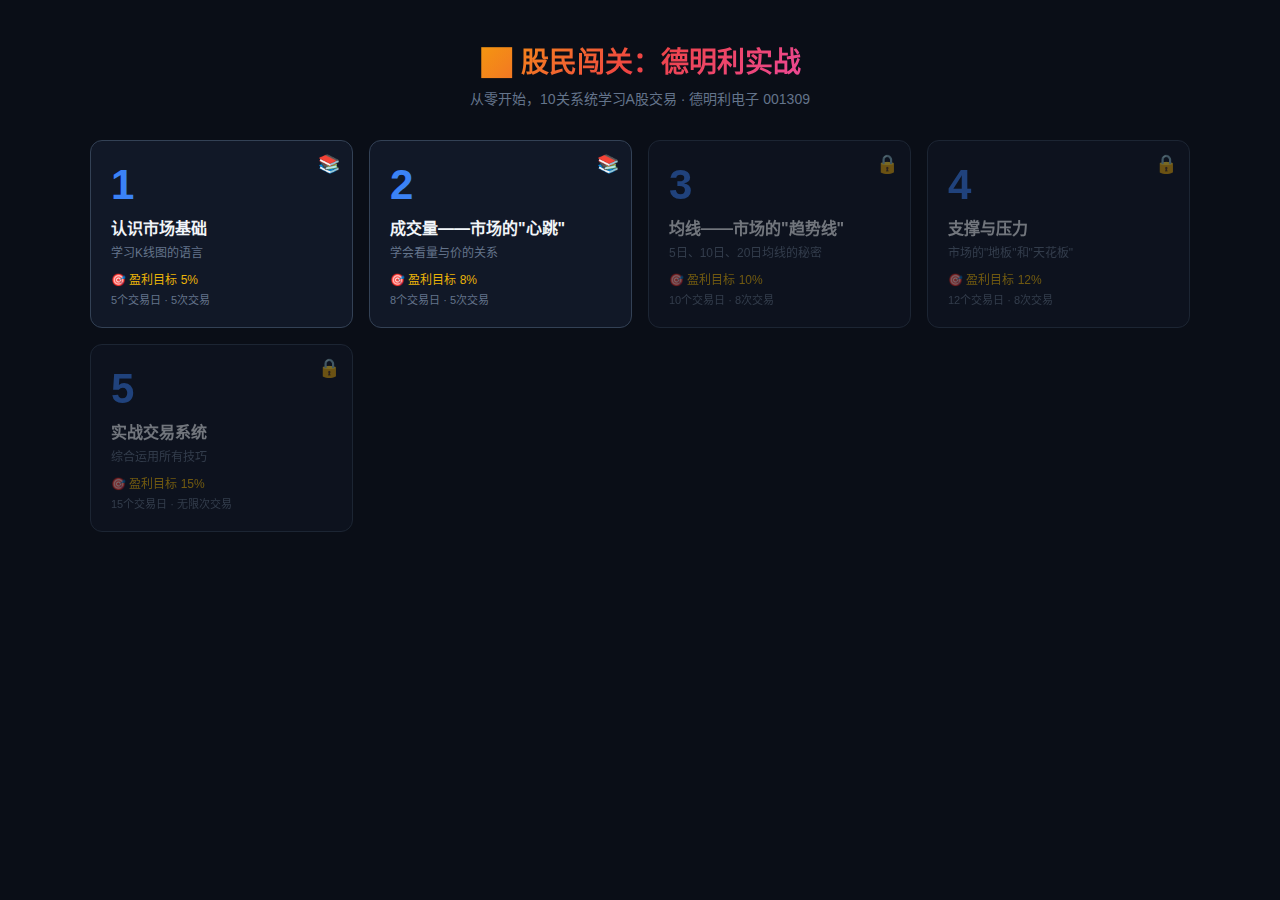
<file: index.html>
<!DOCTYPE html>
<html lang="zh-CN">

<head>
  <meta charset="UTF-8">
  <meta name="viewport" content="width=device-width, initial-scale=1.0">
  <title>股民闯关：德明利实战</title>
  <meta name="description" content="10关教学式A股模拟交易游戏，从K线到完整交易系统">
  <link rel="stylesheet" href="index.css">
</head>

<body>

  <!-- ===== SCREEN: Level Select ===== -->
  <div id="screen-menu" class="screen-menu">
    <div class="menu-header">
      <div class="menu-title">📈 股民闯关：德明利实战</div>
      <div class="menu-subtitle">从零开始，10关系统学习A股交易 · 德明利电子 001309</div>
    </div>
    <div class="level-grid" id="level-grid"></div>

    <!-- Capital Selection Modal -->
    <div id="capital-modal" class="capital-modal hidden">
      <div class="capital-overlay" id="capital-overlay"></div>
      <div class="capital-card">
        <div class="capital-title">💰 选择初始资金</div>
        <div class="capital-subtitle" id="capital-level-name">第1关：认识市场基础</div>
        <div class="capital-grid" id="capital-grid"></div>
        <div class="capital-actions">
          <button class="btn-nav" id="btn-capital-cancel">取消</button>
          <button class="btn-nav primary" id="btn-capital-confirm">开始闯关 🚀</button>
        </div>
      </div>
    </div>
  </div>

  <!-- ===== SCREEN: Game ===== -->
  <div id="screen-game" class="screen-game hidden">
    <!-- Header -->
    <header class="game-header">
      <div class="hdr-left">
        <button class="btn-back" id="btn-back-menu">◀ 返回</button>
        <span class="hdr-level" id="level-info-title">第1关</span>
        <span class="hdr-target" id="level-target-text">目标盈利 5%</span>
        <span class="hdr-trades" id="trade-limit-text">交易 0/5</span>
      </div>
      <div class="hdr-right">
        <div class="hdr-stat"><span class="lbl">总资产</span><span class="val" id="total-assets">¥100,000</span></div>
        <div class="hdr-stat"><span class="lbl">收益率</span><span class="val" id="profit-rate">+0.00%</span></div>
        <div class="hdr-stat"><span class="lbl">可用资金</span><span class="val" id="available-cash">¥100,000</span></div>
      </div>
    </header>

    <!-- Main -->
    <div class="game-main">
      <!-- Left Panel -->
      <div class="left-panel">
        <!-- Price Display -->
        <div class="price-display">
          <div class="stock-name">德明利 001309</div>
          <div id="current-price" class="current-price">¥250.00</div>
          <div class="price-meta">
            <span>涨跌 <b id="price-change">0.00%</b></span>
            <span>量 <b id="day-volume">0万</b></span>
            <span>量比 <b id="volume-ratio">1.0x</b></span>
          </div>
        </div>
        <div id="pattern-desc" class="pattern-desc">点击「下一天」开始</div>

        <!-- Trade Controls -->
        <div class="trade-section">
          <div class="trade-row"><label>数量</label><input type="number" id="trade-shares" value="100" step="100"
              min="100"></div>
          <div class="qty-btns">
            <button class="qty-btn" data-qty="100">1手</button>
            <button class="qty-btn" data-qty="500">5手</button>
            <button class="qty-btn" data-qty="1000">10手</button>
          </div>
          <div class="trade-btns">
            <button class="btn btn-buy" id="btn-buy">买入</button>
            <button class="btn btn-sell" id="btn-sell">卖出</button>
            <button class="btn btn-ghost" id="btn-buy-max">全仓买</button>
            <button class="btn btn-ghost" id="btn-sell-all">清仓卖</button>
          </div>
          <div id="trade-message" class="trade-msg"></div>
        </div>

        <!-- Position -->
        <div class="position-section">
          <div class="pos-row"><span class="lbl">持仓</span><span class="val" id="pos-shares">0 股</span></div>
          <div class="pos-row"><span class="lbl">成本</span><span class="val" id="pos-cost">--</span></div>
          <div class="pos-row"><span class="lbl">浮动盈亏</span><span class="val" id="pos-pnl">--</span></div>
        </div>

        <!-- Signals & Tips -->
        <div class="scroll-section">
          <div class="section-title">📡 量价信号</div>
          <div id="signal-list">
            <div class="empty-hint">完成教学后开始交易</div>
          </div>
          <div class="section-title">💡 本关要点</div>
          <div id="tips-list"></div>
        </div>
      </div>

      <!-- Right Panel: Chart + Feedback -->
      <div class="right-panel">
        <div class="chart-area">
          <canvas id="kline-chart"></canvas>
          <canvas id="vol-chart"></canvas>
          <canvas id="macd-chart"></canvas>
        </div>
        <div class="info-panel">
          <div class="feedback-section">
            <div class="section-title">🎯 操作评价</div>
            <div id="feedback-list"></div>
          </div>
          <div class="tips-section">
            <div class="section-title">📊 目标进度</div>
            <div style="padding:8px 12px">
              <div class="progress-section target-progress">
                <div class="progress-label"><span>收益进度</span></div>
                <div class="progress-track">
                  <div class="progress-fill" id="target-progress-bar" style="width:0%"></div>
                </div>
              </div>
            </div>
          </div>
        </div>
      </div>
    </div>

    <!-- Footer -->
    <footer class="game-footer">
      <div class="footer-left">
        <div class="progress-section" style="min-width:180px">
          <div class="progress-label"><span id="day-counter">Day 0/5</span><span>交易日进度</span></div>
          <div class="progress-track">
            <div class="progress-fill" id="day-progress-bar" style="width:0%"></div>
          </div>
        </div>
      </div>
      <div class="footer-right">
        <button class="btn-nav" id="btn-prev-day">◀ 查看历史</button>
        <button class="btn-nav primary" id="btn-next-day">下一天 ▶</button>
      </div>
    </footer>
  </div>

  <!-- ===== SCREEN: Report ===== -->
  <div id="screen-report" class="screen-report hidden">
    <div id="report-content"></div>
    <div class="report-actions">
      <button class="btn-nav"
        onclick="document.getElementById('screen-report').classList.add('hidden');document.getElementById('screen-menu').classList.remove('hidden')">返回关卡</button>
      <button class="btn-nav primary" id="btn-report-next">下一关 ▶</button>
    </div>
  </div>

  <!-- ===== Teaching Modal ===== -->
  <div id="teaching-modal" class="hidden"></div>

  <script src="levels.js"></script>
  <script src="signals.js"></script>
  <script src="trading.js"></script>
  <script src="feedback.js"></script>
  <script src="chart.js"></script>
  <script src="teaching.js"></script>
  <script src="app.js"></script>
</body>

</html>
</file>
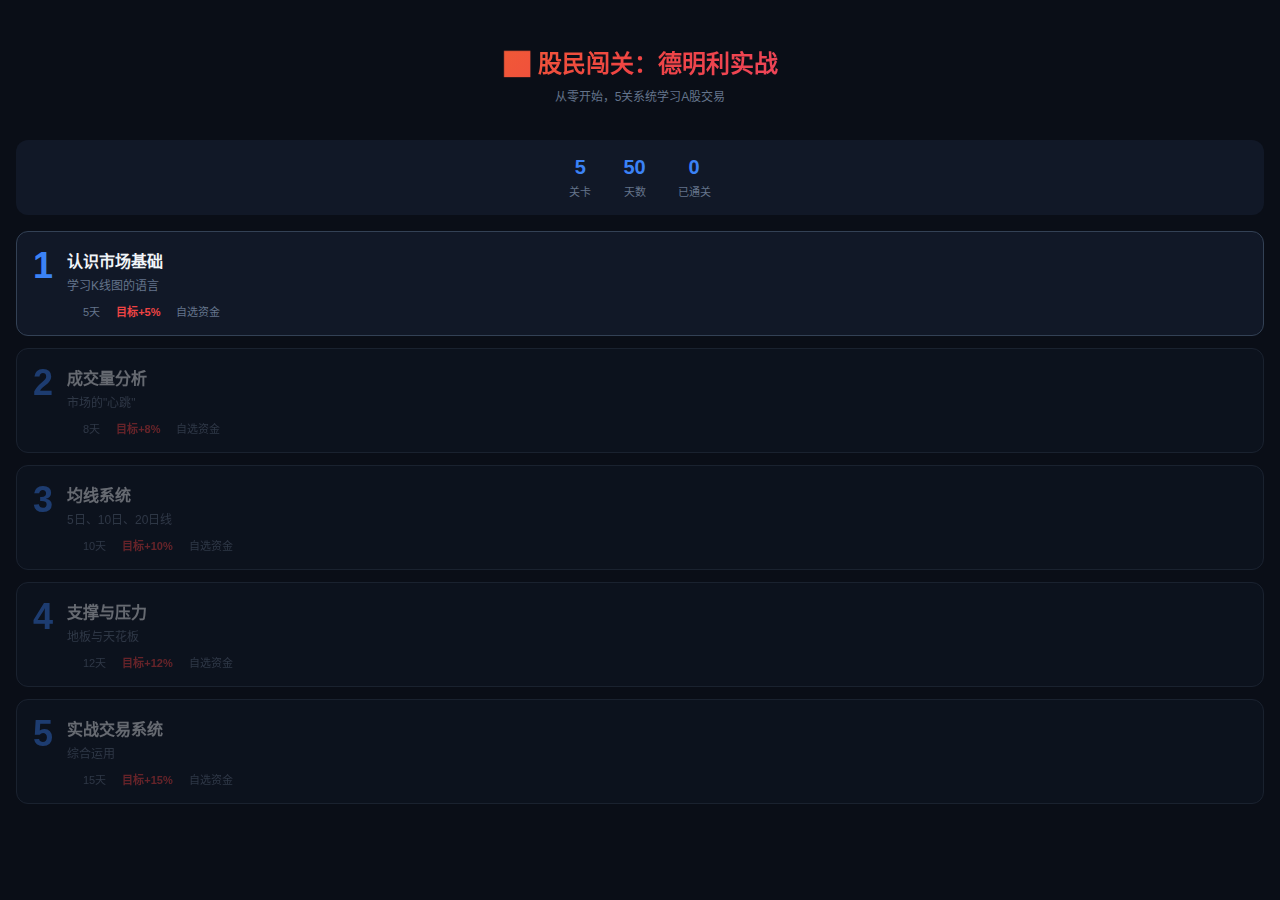
<file: mobile-game.html>
<!DOCTYPE html>
<html lang="zh-CN">
<head>
  <meta charset="UTF-8">
  <meta name="viewport" content="width=device-width, initial-scale=1.0, maximum-scale=1.0, user-scalable=no">
  <meta name="apple-mobile-web-app-capable" content="yes">
  <meta name="theme-color" content="#0a0e17">
  <title>股民闯关：德明利实战</title>
  <style>
    * { margin: 0; padding: 0; box-sizing: border-box; -webkit-tap-highlight-color: transparent; }
    
    :root {
      --bg-1: #0a0e17;
      --bg-2: #111827;
      --bg-3: #1e293b;
      --bg-4: #334155;
      --text-1: #f1f5f9;
      --text-2: #94a3b8;
      --text-3: #64748b;
      --up: #ef4444;
      --down: #22c55e;
      --accent: #3b82f6;
      --gold: #eab308;
    }
    
    html, body {
      font-family: 'PingFang SC', 'Microsoft YaHei', sans-serif;
      background: var(--bg-1);
      color: var(--text-1);
      font-size: 14px;
      min-height: 100vh;
      touch-action: manipulation;
    }
    
    .safe-top { padding-top: env(safe-area-inset-top, 12px); }
    .safe-bottom { padding-bottom: env(safe-area-inset-bottom, 12px); }
    
    .screen { display: none; min-height: 100vh; }
    .screen.active { display: flex; flex-direction: column; }
    
    /* ===== 主菜单 ===== */
    .menu-screen { background: var(--bg-1); padding: 20px 16px; }
    .menu-header { text-align: center; padding: 24px 0 20px; }
    .menu-title {
      font-size: 24px; font-weight: 800;
      background: linear-gradient(135deg, #f59e0b, #ef4444, #ec4899);
      -webkit-background-clip: text; -webkit-text-fill-color: transparent;
      margin-bottom: 8px;
    }
    .menu-subtitle { color: var(--text-3); font-size: 12px; }
    .stats-bar { display: flex; justify-content: center; gap: 32px; padding: 16px; margin: 16px 0; background: var(--bg-2); border-radius: 12px; }
    .stat-item { text-align: center; }
    .stat-value { font-size: 20px; font-weight: 700; color: var(--accent); }
    .stat-label { font-size: 11px; color: var(--text-3); margin-top: 4px; }
    .level-grid { display: flex; flex-direction: column; gap: 12px; }
    .level-card { background: var(--bg-2); border: 1px solid var(--bg-4); border-radius: 12px; padding: 16px; cursor: pointer; transition: all .2s; }
    .level-card:active { border-color: var(--accent); transform: scale(0.98); }
    .level-card.locked { opacity: 0.4; pointer-events: none; }
    .level-card.completed { border-color: var(--gold); }
    .level-header { display: flex; align-items: flex-start; gap: 14px; margin-bottom: 10px; }
    .level-num { font-size: 36px; font-weight: 900; color: var(--accent); line-height: 1; }
    .level-info h3 { font-size: 16px; font-weight: 700; margin-bottom: 4px; }
    .level-info p { font-size: 12px; color: var(--text-3); }
    .level-meta { display: flex; gap: 16px; font-size: 11px; color: var(--text-3); padding-left: 50px; }
    .level-target { color: var(--up); font-weight: 600; }
    
    /* ===== 游戏界面 ===== */
    .game-screen { background: var(--bg-1); }
    .game-header { display: flex; justify-content: space-between; align-items: center; padding: 10px 16px; background: var(--bg-2); border-bottom: 1px solid var(--bg-4); }
    .back-btn { background: none; border: 1px solid var(--bg-4); color: var(--text-2); border-radius: 6px; padding: 6px 12px; font-size: 12px; cursor: pointer; }
    .level-badge { font-weight: 700; color: var(--accent); font-size: 14px; }
    .assets-display { text-align: right; }
    .total-assets { font-size: 16px; font-weight: 600; }
    .profit-rate { font-size: 12px; }
    .profit-rate.up { color: var(--up); }
    .profit-rate.down { color: var(--down); }
    
    /* 价格显示 */
    .price-section { background: var(--bg-2); padding: 16px; text-align: center; border-bottom: 1px solid var(--bg-4); }
    .stock-name { font-size: 13px; color: var(--text-2); margin-bottom: 6px; }
    .current-price { font-size: 32px; font-weight: 800; margin-bottom: 6px; }
    .current-price.up { color: var(--up); }
    .current-price.down { color: var(--down); }
    .price-meta { display: flex; justify-content: center; gap: 16px; font-size: 12px; color: var(--text-3); }
    .price-meta b.up { color: var(--up); }
    .price-meta b.down { color: var(--down); }
    
    /* 图表区域 - 包含K线+成交量+MACD */
    .chart-area { background: var(--bg-1); padding: 8px; }
    .chart-row { position: relative; }
    .chart-canvas { width: 100%; display: block; }
    #kline-chart { height: 160px; background: #0c1018; border-radius: 6px; }
    #vol-chart { height: 50px; background: #0c1018; }
    #macd-chart { height: 50px; background: #0c1018; border-radius: 0 0 6px 6px; }
    
    /* 信号区 */
    .signal-section { background: var(--bg-2); padding: 10px 16px; border-bottom: 1px solid var(--bg-4); }
    .section-title { font-size: 12px; font-weight: 600; color: var(--text-2); margin-bottom: 8px; }
    .signal-list { display: flex; flex-direction: column; gap: 6px; }
    .signal-item { background: var(--bg-3); border-radius: 6px; padding: 8px 10px; font-size: 12px; border-left: 3px solid var(--text-3); }
    .signal-item.buy { border-color: var(--up); background: rgba(239,68,68,0.1); }
    .signal-item.sell { border-color: var(--down); background: rgba(34,197,94,0.1); }
    .signal-item.warn { border-color: var(--gold); background: rgba(234,179,8,0.1); }
    
    /* 持仓 */
    .position-section { background: var(--bg-2); padding: 12px 16px; display: grid; grid-template-columns: repeat(3, 1fr); gap: 10px; border-bottom: 1px solid var(--bg-4); }
    .pos-item { text-align: center; }
    .pos-label { font-size: 10px; color: var(--text-3); margin-bottom: 3px; }
    .pos-value { font-size: 13px; font-weight: 600; }
    
    /* 交易区 */
    .trade-section { background: var(--bg-2); padding: 14px 16px; border-top: 1px solid var(--bg-4); }
    .trade-input-row { display: flex; gap: 8px; margin-bottom: 10px; }
    .trade-input { flex: 1; background: var(--bg-3); border: 1px solid var(--bg-4); border-radius: 8px; padding: 10px; color: var(--text-1); font-size: 16px; text-align: center; }
    .qty-btns { display: flex; gap: 6px; }
    .qty-btn { background: var(--bg-3); border: 1px solid var(--bg-4); border-radius: 6px; padding: 10px 10px; color: var(--text-1); font-size: 12px; cursor: pointer; }
    .qty-btn:active { background: var(--bg-4); }
    .trade-btns { display: grid; grid-template-columns: 1fr 1fr; gap: 10px; }
    .btn-buy { background: var(--up); border: none; border-radius: 8px; padding: 14px; color: #fff; font-size: 16px; font-weight: 600; cursor: pointer; }
    .btn-sell { background: var(--down); border: none; border-radius: 8px; padding: 14px; color: #fff; font-size: 16px; font-weight: 600; cursor: pointer; }
    .btn-buy:active, .btn-sell:active { opacity: 0.85; }
    .quick-btns { display: grid; grid-template-columns: 1fr 1fr; gap: 8px; margin-top: 8px; }
    .btn-quick { background: var(--bg-3); border: 1px solid var(--bg-4); border-radius: 6px; padding: 10px; color: var(--text-2); font-size: 12px; cursor: pointer; }
    .btn-quick:active { background: var(--bg-4); color: var(--text-1); }
    
    /* 底部 */
    .game-footer { background: var(--bg-2); padding: 10px 16px; display: flex; justify-content: space-between; align-items: center; border-top: 1px solid var(--bg-4); }
    .day-progress { display: flex; flex-direction: column; gap: 4px; }
    .day-counter { font-size: 13px; color: var(--text-1); }
    .progress-bar { width: 90px; height: 4px; background: var(--bg-4); border-radius: 2px; overflow: hidden; }
    .progress-fill { height: 100%; background: var(--accent); border-radius: 2px; transition: width 0.3s; }
    .next-day-btn { background: var(--accent); border: none; border-radius: 20px; padding: 10px 22px; color: #fff; font-size: 14px; font-weight: 600; cursor: pointer; }
    .next-day-btn:active { opacity: 0.9; }
    
    /* Toast */
    .toast { position: fixed; top: 50%; left: 50%; transform: translate(-50%, -50%); background: var(--bg-2); border: 1px solid var(--bg-4); border-radius: 12px; padding: 14px 20px; text-align: center; z-index: 1000; animation: fadeIn 0.2s; }
    @keyframes fadeIn { from { opacity: 0; transform: translate(-50%, -50%) scale(0.9); } to { opacity: 1; transform: translate(-50%, -50%) scale(1); } }
    .toast.success { border-color: var(--down); }
    .toast.error { border-color: var(--up); }
    
    /* 弹窗 */
    .modal { position: fixed; top: 0; left: 0; right: 0; bottom: 0; background: rgba(0,0,0,0.7); display: none; align-items: center; justify-content: center; z-index: 100; padding: 20px; }
    .modal.show { display: flex; }
    .modal-content { background: var(--bg-2); border: 1px solid var(--bg-4); border-radius: 16px; padding: 24px; max-width: 400px; width: 100%; max-height: 80vh; overflow-y: auto; }
    .modal-title { font-size: 18px; font-weight: 700; margin-bottom: 16px; text-align: center; color: var(--accent); }
    .modal-body { font-size: 14px; line-height: 1.8; margin-bottom: 20px; color: var(--text-1); }
    .modal-body p { margin-bottom: 12px; }
    .modal-body ul { padding-left: 20px; margin-bottom: 12px; }
    .modal-body li { margin-bottom: 6px; }
    .modal-body .hl { color: var(--gold); font-weight: 600; }
    .modal-body b { color: var(--accent); }
    .teach-box { background: var(--bg-3); border-radius: 8px; padding: 12px; margin: 12px 0; }
    .btn-primary { background: var(--accent); border: none; border-radius: 8px; padding: 14px; width: 100%; color: #fff; font-size: 15px; font-weight: 600; cursor: pointer; }
    .btn-primary:active { opacity: 0.9; }
    
    /* 结算 */
    .report-screen { background: var(--bg-1); padding: 40px 20px; text-align: center; }
    .report-title { font-size: 24px; font-weight: 800; margin-bottom: 24px; }
    .report-card { background: var(--bg-2); border: 1px solid var(--bg-4); border-radius: 16px; padding: 24px; margin-bottom: 20px; }
    .grade-badge { width: 80px; height: 80px; border-radius: 50%; display: flex; align-items: center; justify-content: center; font-size: 36px; font-weight: 800; margin: 0 auto 20px; }
    .grade-S { background: linear-gradient(135deg, #ffd700, #ff8c00); color: #000; }
    .grade-A { background: linear-gradient(135deg, #22c55e, #16a34a); color: #fff; }
    .grade-B { background: linear-gradient(135deg, #3b82f6, #2563eb); color: #fff; }
    .grade-C { background: linear-gradient(135deg, #eab308, #ca8a04); color: #000; }
    .grade-D { background: linear-gradient(135deg, #ef4444, #dc2626); color: #fff; }
    .report-stats { display: grid; grid-template-columns: repeat(2, 1fr); gap: 16px; }
    .report-stats .stat-item { background: var(--bg-3); padding: 14px; border-radius: 8px; }
    .report-stats .stat-value { font-size: 20px; font-weight: 700; }
    .report-stats .stat-label { font-size: 11px; color: var(--text-3); margin-top: 4px; }
    .report-actions { display: flex; flex-direction: column; gap: 10px; margin-top: 20px; }
    .btn-secondary { background: var(--bg-3); border: 1px solid var(--bg-4); border-radius: 8px; padding: 14px; width: 100%; color: var(--text-1); font-size: 15px; font-weight: 600; cursor: pointer; }
    
    /* 资金选择弹窗 */
    .capital-modal { position: fixed; inset: 0; z-index: 200; display: none; align-items: center; justify-content: center; }
    .capital-modal.show { display: flex; }
    .capital-overlay { position: absolute; inset: 0; background: rgba(0,0,0,0.7); backdrop-filter: blur(4px); }
    .capital-card { position: relative; z-index: 1; background: var(--bg-2); border: 1px solid var(--bg-4); border-radius: 16px; padding: 24px; max-width: 380px; width: 90%; }
    .capital-title { font-size: 20px; font-weight: 800; text-align: center; margin-bottom: 4px; }
    .capital-subtitle { text-align: center; color: var(--text-3); font-size: 13px; margin-bottom: 20px; }
    .capital-grid { display: grid; grid-template-columns: repeat(5, 1fr); gap: 8px; margin-bottom: 20px; }
    .capital-option { background: var(--bg-3); border: 2px solid var(--bg-4); border-radius: 10px; padding: 10px 2px; text-align: center; cursor: pointer; transition: all .2s; }
    .capital-option:active { border-color: var(--accent); }
    .capital-option.selected { border-color: var(--gold); background: rgba(234,179,8,0.1); }
    .capital-amount { font-size: 16px; font-weight: 800; color: var(--text-1); }
    .capital-option.selected .capital-amount { color: var(--gold); }
    .capital-unit { font-size: 10px; color: var(--text-3); }
    .capital-actions { display: flex; gap: 10px; }
    .capital-actions .btn-primary { flex: 1; }
    .capital-actions .btn-secondary { flex: 1; }
  </style>
</head>
<body>
  <!-- 主菜单 -->
  <div id="menu-screen" class="screen menu-screen active">
    <div class="safe-top"></div>
    <div class="menu-header">
      <div class="menu-title">📈 股民闯关：德明利实战</div>
      <div class="menu-subtitle">从零开始，5关系统学习A股交易</div>
    </div>
    <div class="stats-bar">
      <div class="stat-item"><div class="stat-value">5</div><div class="stat-label">关卡</div></div>
      <div class="stat-item"><div class="stat-value">50</div><div class="stat-label">天数</div></div>
      <div class="stat-item"><div class="stat-value" id="completed-levels">0</div><div class="stat-label">已通关</div></div>
    </div>
    <div class="level-grid" id="level-grid"></div>
    <div class="safe-bottom"></div>
  </div>
  
  <!-- 游戏界面 -->
  <div id="game-screen" class="screen game-screen">
    <div class="safe-top"></div>
    <div class="game-header">
      <button class="back-btn" onclick="backToMenu()">◀ 返回</button>
      <span class="level-badge" id="level-badge">第1关</span>
      <div class="assets-display">
        <div class="total-assets" id="total-assets">¥100,000</div>
        <div class="profit-rate" id="profit-rate">+0.00%</div>
      </div>
    </div>
    
    <div class="price-section">
      <div class="stock-name">德明利 001309</div>
      <div class="current-price up" id="current-price">¥250.00</div>
      <div class="price-meta">
        <span>涨跌 <b id="price-change">+0.00%</b></span>
        <span>量 <b id="day-volume">0万</b></span>
        <span>量比 <b id="vol-ratio">1.0x</b></span>
      </div>
    </div>
    
    <!-- 图表区域：K线 + 成交量 + MACD -->
    <div class="chart-area">
      <div class="chart-row"><canvas id="kline-chart" class="chart-canvas"></canvas></div>
      <div class="chart-row"><canvas id="vol-chart" class="chart-canvas"></canvas></div>
      <div class="chart-row"><canvas id="macd-chart" class="chart-canvas"></canvas></div>
    </div>
    
    <div class="signal-section">
      <div class="section-title">📡 量价信号</div>
      <div class="signal-list" id="signal-list"><div class="signal-item">点击「下一天」开始</div></div>
    </div>
    
    <div class="position-section">
      <div class="pos-item"><div class="pos-label">持仓</div><div class="pos-value" id="pos-shares">0股</div></div>
      <div class="pos-item"><div class="pos-label">成本</div><div class="pos-value" id="pos-cost">--</div></div>
      <div class="pos-item"><div class="pos-label">浮动盈亏</div><div class="pos-value" id="pos-pnl">--</div></div>
    </div>
    
    <div class="trade-section">
      <div class="trade-input-row">
        <input type="number" class="trade-input" id="trade-shares" value="100" step="100" min="100">
        <div class="qty-btns">
          <button class="qty-btn" onclick="setQty(100)">1手</button>
          <button class="qty-btn" onclick="setQty(500)">5手</button>
          <button class="qty-btn" onclick="setQty(1000)">10手</button>
        </div>
      </div>
      <div class="trade-btns">
        <button class="btn-buy" onclick="buy()">买入</button>
        <button class="btn-sell" onclick="sell()">卖出</button>
      </div>
      <div class="quick-btns">
        <button class="btn-quick" onclick="buyMax()">全仓买</button>
        <button class="btn-quick" onclick="sellAll()">清仓卖</button>
      </div>
    </div>
    
    <div class="game-footer safe-bottom">
      <div class="day-progress">
        <div class="day-counter" id="day-counter">第0天/5天</div>
        <div class="progress-bar"><div class="progress-fill" id="progress-fill" style="width:0%"></div></div>
      </div>
      <button class="next-day-btn" onclick="nextDay()">下一天 ▶</button>
    </div>
  </div>
  
  <!-- 教学弹窗 -->
  <div id="teaching-modal" class="modal">
    <div class="modal-content">
      <div class="modal-title" id="modal-title">📚 教学</div>
      <div class="modal-body" id="modal-body"></div>
      <button class="btn-primary" id="teaching-btn" onclick="closeModal()">我知道了</button>
    </div>
  </div>
  
  <!-- 资金选择弹窗 -->
  <div id="capital-modal" class="capital-modal">
    <div class="capital-overlay" onclick="hideCapitalModal()"></div>
    <div class="capital-card">
      <div class="capital-title">💰 选择初始资金</div>
      <div class="capital-subtitle" id="capital-level-name">第1关：认识市场基础</div>
      <div class="capital-grid" id="capital-grid"></div>
      <div class="capital-actions">
        <button class="btn-secondary" onclick="hideCapitalModal()">取消</button>
        <button class="btn-primary" onclick="confirmCapital()">开始闯关 🚀</button>
      </div>
    </div>
  </div>
  
  <!-- 结算界面 -->
  <div id="report-screen" class="screen report-screen">
    <div class="safe-top"></div>
    <div class="report-title" id="report-title">🎉 恭喜通关</div>
    <div class="report-card">
      <div class="grade-badge" id="grade-badge">A</div>
      <div class="report-stats">
        <div class="stat-item"><div class="stat-value" id="report-profit">+5.2%</div><div class="stat-label">收益率</div></div>
        <div class="stat-item"><div class="stat-value" id="report-trades">3</div><div class="stat-label">交易次数</div></div>
        <div class="stat-item"><div class="stat-value" id="report-win">66%</div><div class="stat-label">胜率</div></div>
        <div class="stat-item"><div class="stat-value" id="report-score">85</div><div class="stat-label">综合评分</div></div>
      </div>
    </div>
    <div class="report-actions">
      <button class="btn-primary" onclick="nextLevel()">下一关 ▶</button>
      <button class="btn-secondary" onclick="backToMenu()">返回菜单</button>
    </div>
    <div class="safe-bottom"></div>
  </div>
  
  <script>
    // ===== 游戏状态 =====
    let currentLevel = 0, dayIndex = 0, cash = 100000, initialCash = 100000;
    let shares = 0, avgCost = 0, tradeCount = 0, winCount = 0;
    let priceHistory = [], indicators = {};
    let unlockedLevels = [true, false, false, false, false];
    let selectedCapital = 100000;  // 默认10万
    let pendingLevelIndex = null;  // 待开始的关卡索引
    
    // Canvas contexts
    let klineCtx, volCtx, macdCtx;
    let klineW, klineH, volW, volH, macdW, macdH;
    
    const LEVELS = [
      { 
        id: 1, title: '认识市场基础', subtitle: '学习K线图的语言', days: 5, profit: 0.05, price: 250, features: [],
        lessons: [
          { title: '📚 股票是什么？', content: '<p>买股票就是成为公司的<b>"股东"</b></p><p>德明利(001309)是<span class="hl">存储芯片</span>龙头企业</p><div class="teach-box"><p>✅ <b>重点：</b></p><ul><li>股价 = 市场对公司价值的看法</li><li>目标：低买高卖</li></ul></div>' },
          { title: '📊 K线图基础', content: '<p><b>红色阳线</b> = 收盘 > 开盘 = 上涨</p><p><b>绿色阴线</b> = 收盘 < 开盘 = 下跌</p><div class="teach-box"><p>📈 <b>实体</b>：开盘到收盘的波动</p><p>📍 <b>影线</b>：盘中波动范围</p></div>' }
        ],
        quiz: [
          { question: '德明利今天开盘250元，收盘255元，这根K线是什么颜色？', options: ['红色阳线', '绿色阴线', '十字星'], answer: 0, explanation: '因为收盘价 255元 > 开盘价 250元，股价上涨，所以是红色阳线。' },
          { question: '影线很长的K线说明什么？', options: ['盘中波动很大', '成交量很大', '没有任何意义'], answer: 0, explanation: '长影线意味着盘中价格波动了很多，说明多空力量在争夺。' }
        ]
      },
      { 
        id: 2, title: '成交量分析', subtitle: '市场的"心跳"', days: 8, profit: 0.08, price: 240, features: ['volume'],
        lessons: [
          { title: '🫀 成交量是市场的"心跳"', content: '<p><b>成交量</b> = 股票换手的数量，反映市场活跃程度</p><div class="teach-box"><p>💡 <b>关键：</b></p><ul><li>量越大 = 关注度越高</li><li>量放大 = 资金在进场或出场</li></ul></div>' },
          { title: '📊 量价关系4种模式', content: '<div class="teach-box"><p>🔥 <b>量增价涨</b> = 健康，可跟进</p><p>💀 <b>量增价跌</b> = 危险，考虑卖出</p><p>⚠️ <b>量缩价涨</b> = 警惕，不追高</p><p>🤔 <b>量缩价跌</b> = 观望，等方向</p></div>' }
        ],
        quiz: [
          { question: '今天放量上涨3%，说明什么？', options: ['资金积极买入', '上涨即将结束', '没有意义'], answer: 0, explanation: '放量上涨是最健康的上涨模式，说明有真金白银推动。' },
          { question: '股价下跌但成交量放大，应该？', options: ['抄底买入', '观望不动', '考虑卖出'], answer: 2, explanation: '量增价跌说明资金在出逃，是危险信号，应考虑卖出。' }
        ]
      },
      { 
        id: 3, title: '均线系统', subtitle: '5日、10日、20日线', days: 10, profit: 0.10, price: 230, features: ['ma5', 'ma10', 'ma20'],
        lessons: [
          { title: '📏 均线是"平均成本"', content: '<p><b>均线(MA)</b> = 过去N天收盘价的平均值</p><div class="teach-box"><p>🟡 <b>MA5</b> = 最近5天买入者平均成本</p><p>🔵 <b>MA10</b> = 最近10天买入者平均成本</p><p>🩷 <b>MA20</b> = 最近20天买入者平均成本</p></div>' },
          { title: '📈 多空排列', content: '<div class="teach-box"><p>✅ <b>多头排列</b>：股价>MA5>MA10>MA20，上涨趋势</p><p>🛑 <b>空头排列</b>：股价<MA5<MA10<MA20，下跌趋势</p></div>' }
        ],
        quiz: [
          { question: 'MA5>MA10>MA20说明什么？', options: ['多头排列，趋势向上', '空头排列，趋势向下', '没有意义'], answer: 0, explanation: '短期成本>中期成本>长期成本，说明市场处于上涨趋势。' }
        ]
      },
      { 
        id: 4, title: '支撑与压力', subtitle: '地板与天花板', days: 12, profit: 0.12, price: 225, features: ['ma30'],
        lessons: [
          { title: '🏗️ 支撑与压力位', content: '<p><b>支撑位</b> = 股价难以跌破的价位，像"地板"</p><p><b>压力位</b> = 股价难以突破的价位，像"天花板"</p><div class="teach-box"><p>💡 支撑位附近买入，风险小</p><p>💡 压力位附近卖出，或等突破</p></div>' }
        ],
        quiz: [
          { question: '股价放量突破压力位，应该？', options: ['可以跟进买入', '立即卖出', '没有参考意义'], answer: 0, explanation: '放量突破压力位说明多方力量强大，可以考虑买入。' }
        ]
      },
      { 
        id: 5, title: '实战交易系统', subtitle: '综合运用', days: 15, profit: 0.15, price: 220, features: ['macd'],
        lessons: [
          { title: '🔧 交易系统6步骤', content: '<div class="teach-box"><p>1️⃣ 分析趋势 → 2️⃣ 找入场点 → 3️⃣ 定仓位</p><p>4️⃣ 设止损 → 5️⃣ 定止盈 → 6️⃣ 执行复盘</p></div><p>⚠️ <b>纪律是盈利的关键！</b></p>' },
          { title: '📊 MACD指标', content: '<p><b>MACD</b> = 趋势跟踪指标</p><div class="teach-box"><p>✨ <b>金叉</b>：DIF上穿DEA，买入信号</p><p>❌ <b>死叉</b>：DIF下穿DEA，卖出信号</p></div>' }
        ],
        quiz: [
          { question: 'MACD金叉+放量，最佳操作？', options: ['分批买入', '全仓卖出', '继续观望'], answer: 0, explanation: 'MACD金叉+放量是双重确认的买入信号，分批买入可控制风险。' }
        ]
      }
    ];
    
    // 教学系统状态
    let currentLessonIdx = 0;
    let currentQuizIdx = 0;
    let teachingComplete = false;
    
    function init() {
      loadProgress();
      renderLevelGrid();
    }
    
    function loadProgress() {
      const saved = localStorage.getItem('stockgame_v4');
      if (saved) unlockedLevels = JSON.parse(saved).unlocked || unlockedLevels;
    }
    
    function saveProgress() {
      localStorage.setItem('stockgame_v4', JSON.stringify({ unlocked: unlockedLevels }));
    }
    
    function renderLevelGrid() {
      document.getElementById('completed-levels').textContent = unlockedLevels.filter((v, i) => i > 0 && v).length;
      document.getElementById('level-grid').innerHTML = LEVELS.map((level, i) => `
        <div class="level-card ${unlockedLevels[i] ? '' : 'locked'} ${unlockedLevels[i+1] ? 'completed' : ''}" onclick="showCapitalModal(${i})">
          <div class="level-header">
            <div class="level-num">${level.id}</div>
            <div class="level-info"><h3>${level.title}</h3><p>${level.subtitle}</p></div>
          </div>
          <div class="level-meta"><span>${level.days}天</span><span class="level-target">目标+${(level.profit * 100).toFixed(0)}%</span><span>自选资金</span></div>
        </div>
      `).join('');
    }
    
    // ===== 资金选择弹窗 =====
    function showCapitalModal(levelIndex) {
      if (!unlockedLevels[levelIndex]) { showToast('🔒 未解锁', 'error'); return; }
      
      pendingLevelIndex = levelIndex;
      const level = LEVELS[levelIndex];
      document.getElementById('capital-level-name').textContent = `第${level.id}关：${level.title}`;
      
      // 渲染资金选项 10万-100万
      const amounts = [10, 20, 30, 40, 50, 60, 70, 80, 90, 100];
      document.getElementById('capital-grid').innerHTML = amounts.map(amt => {
        const wan = amt;
        const actualAmt = amt * 10000;
        const selected = actualAmt === selectedCapital ? 'selected' : '';
        return `<div class="capital-option ${selected}" onclick="selectCapital(${actualAmt}, this)">
          <div class="capital-amount">${wan}</div>
          <div class="capital-unit">万元</div>
        </div>`;
      }).join('');
      
      document.getElementById('capital-modal').classList.add('show');
    }
    
    function hideCapitalModal() {
      document.getElementById('capital-modal').classList.remove('show');
      pendingLevelIndex = null;
    }
    
    function selectCapital(amt, el) {
      selectedCapital = amt;
      document.querySelectorAll('.capital-option').forEach(o => o.classList.remove('selected'));
      el.classList.add('selected');
    }
    
    function confirmCapital() {
      if (pendingLevelIndex !== null) {
        const levelIndex = pendingLevelIndex;
        hideCapitalModal();
        startLevel(levelIndex);
      }
    }
    
    function startLevel(levelIndex) {
      if (!unlockedLevels[levelIndex]) { showToast('🔒 未解锁', 'error'); return; }
      
      currentLevel = levelIndex;
      const level = LEVELS[levelIndex];
      dayIndex = 0; 
      cash = selectedCapital;  // 使用用户选择的资金
      initialCash = selectedCapital;
      shares = 0; avgCost = 0; tradeCount = 0; winCount = 0;
      
      generatePriceData(level);
      
      document.getElementById('level-badge').textContent = `第${level.id}关`;
      showScreen('game');
      
      // 初始化Canvas
      initCharts();
      
      // 计算指标
      calculateIndicators();
      
      updateUI();
      
      // 启动教学
      setTimeout(() => startTeaching(levelIndex), 500);
    }
    
    function initCharts() {
      const dpr = window.devicePixelRatio || 1;
      
      // K线图
      const klineCanvas = document.getElementById('kline-chart');
      klineW = klineCanvas.offsetWidth;
      klineH = klineCanvas.offsetHeight;
      klineCanvas.width = klineW * dpr;
      klineCanvas.height = klineH * dpr;
      klineCtx = klineCanvas.getContext('2d');
      klineCtx.setTransform(dpr, 0, 0, dpr, 0, 0);
      
      // 成交量图
      const volCanvas = document.getElementById('vol-chart');
      volW = volCanvas.offsetWidth;
      volH = volCanvas.offsetHeight;
      volCanvas.width = volW * dpr;
      volCanvas.height = volH * dpr;
      volCtx = volCanvas.getContext('2d');
      volCtx.setTransform(dpr, 0, 0, dpr, 0, 0);
      
      // MACD图
      const macdCanvas = document.getElementById('macd-chart');
      macdW = macdCanvas.offsetWidth;
      macdH = macdCanvas.offsetHeight;
      macdCanvas.width = macdW * dpr;
      macdCanvas.height = macdH * dpr;
      macdCtx = macdCanvas.getContext('2d');
      macdCtx.setTransform(dpr, 0, 0, dpr, 0, 0);
    }
    
    function generatePriceData(level) {
      priceHistory = [];
      let price = level.price;
      
      // 历史数据（25天）
      for (let i = 0; i < 25; i++) {
        const prevClose = price;
        const change = (Math.random() - 0.48) * 0.025;
        const close = prevClose * (1 + change);
        
        // 开盘价：涨跌为正时开盘低于收盘（阳线），涨跌为负时开盘高于收盘（阴线）
        let open;
        if (change >= 0) {
          // 阳线：开盘 < 收盘
          open = close * (1 - Math.random() * 0.012);
        } else {
          // 阴线：开盘 > 收盘
          open = close * (1 + Math.random() * 0.012);
        }
        
        // 高低点
        const high = Math.max(open, close) * (1 + Math.random() * 0.008);
        const low = Math.min(open, close) * (1 - Math.random() * 0.008);
        
        // 成交量：涨跌幅度大时放量
        const baseVol = 500000;
        const volMultiplier = 1 + Math.abs(change) * 15;
        const volume = baseVol + Math.random() * baseVol * volMultiplier;
        
        priceHistory.push({
          open, high, low, close, volume,
          change,
          isHistory: true
        });
        
        price = close;
      }
      
      // 交易日数据
      const trends = ['up', 'up', 'down', 'up', 'up', 'down', 'up', 'down', 'up', 'up', 'up', 'down', 'up', 'up', 'down'];
      let dayPrice = priceHistory[priceHistory.length - 1].close;
      
      for (let d = 0; d < level.days; d++) {
        const trend = trends[d % trends.length];
        const strength = 0.015 + Math.random() * 0.018;
        let change = trend === 'up' ? strength : -strength;
        
        const prevClose = dayPrice;
        const close = prevClose * (1 + change);
        
        // 开盘价：确保K线颜色和涨跌一致
        let open;
        if (change >= 0) {
          // 阳线：开盘 < 收盘
          open = close * (1 - Math.random() * 0.01);
        } else {
          // 阴线：开盘 > 收盘
          open = close * (1 + Math.random() * 0.01);
        }
        
        // 高低点
        const high = Math.max(open, close) * (1 + Math.random() * 0.006);
        const low = Math.min(open, close) * (1 - Math.random() * 0.006);
        
        // 成交量：放量涨/放量跌时成交量放大，缩量时萎缩
        const baseVol = 600000;
        let volMultiplier;
        if (Math.abs(change) > 0.025) volMultiplier = 1.6;
        else if (Math.abs(change) > 0.018) volMultiplier = 1.2;
        else volMultiplier = 0.6; // 缩量
        const volume = baseVol * volMultiplier + Math.random() * baseVol * 0.5;
        
        priceHistory.push({
          open, high, low, close, volume,
          change,
          isHistory: false,
          tradingDay: d + 1
        });
        
        dayPrice = close;
      }
    }
    
    function calculateIndicators() {
      // MA5, MA10, MA20, MA30
      indicators.ma5 = [], indicators.ma10 = [], indicators.ma20 = [], indicators.ma30 = [];
      indicators.volMa5 = [], indicators.volMa10 = [];
      
      for (let i = 0; i < priceHistory.length; i++) {
        // MA5
        if (i >= 4) {
          let sum = 0;
          for (let j = 0; j < 5; j++) sum += priceHistory[i - j].close;
          indicators.ma5[i] = sum / 5;
        }
        // MA10
        if (i >= 9) {
          let sum = 0;
          for (let j = 0; j < 10; j++) sum += priceHistory[i - j].close;
          indicators.ma10[i] = sum / 10;
        }
        // MA20
        if (i >= 19) {
          let sum = 0;
          for (let j = 0; j < 20; j++) sum += priceHistory[i - j].close;
          indicators.ma20[i] = sum / 20;
        }
        // MA30
        if (i >= 29) {
          let sum = 0;
          for (let j = 0; j < 30; j++) sum += priceHistory[i - j].close;
          indicators.ma30[i] = sum / 30;
        }
        // VolMA5
        if (i >= 4) {
          let sum = 0;
          for (let j = 0; j < 5; j++) sum += priceHistory[i - j].volume;
          indicators.volMa5[i] = sum / 5;
        }
        // VolMA10
        if (i >= 9) {
          let sum = 0;
          for (let j = 0; j < 10; j++) sum += priceHistory[i - j].volume;
          indicators.volMa10[i] = sum / 10;
        }
      }
      
      // MACD
      indicators.dif = [], indicators.dea = [], indicators.macd = [];
      const ema12 = [], ema26 = [];
      for (let i = 0; i < priceHistory.length; i++) {
        const c = priceHistory[i].close;
        if (i === 0) { ema12[i] = c; ema26[i] = c; }
        else {
          ema12[i] = c * (2 / 13) + ema12[i - 1] * (11 / 13);
          ema26[i] = c * (2 / 27) + ema26[i - 1] * (25 / 27);
        }
        indicators.dif[i] = ema12[i] - ema26[i];
        if (i === 0) indicators.dea[i] = indicators.dif[i];
        else indicators.dea[i] = indicators.dif[i] * (2 / 10) + indicators.dea[i - 1] * (8 / 10);
        indicators.macd[i] = (indicators.dif[i] - indicators.dea[i]) * 2;
      }
    }
    
    function drawCharts() {
      const level = LEVELS[currentLevel];
      // 历史数据25条 + 交易日(dayIndex从0开始，0表示只显示历史)
      const historyCount = 25;
      const visibleCount = Math.min(priceHistory.length, historyCount + dayIndex);
      const startIdx = priceHistory.length - visibleCount;
      const data = priceHistory.slice(startIdx);
      
      const pad = { left: 4, right: 50, top: 24, bottom: 8 };
      const cw = klineW - pad.left - pad.right;
      const ch = klineH - pad.top - pad.bottom;
      const candleW = Math.max(2, Math.min(8, Math.floor(cw / data.length * 0.7)));
      const gap = Math.floor((cw - candleW * data.length) / data.length);
      const step = candleW + gap;
      const toX = (i) => pad.left + gap / 2 + i * step;
      
      // 价格范围
      const prices = data.flatMap(d => [d.high, d.low]);
      data.forEach((d, i) => {
        const idx = startIdx + i;
        if (indicators.ma5[idx]) prices.push(indicators.ma5[idx]);
        if (indicators.ma10[idx]) prices.push(indicators.ma10[idx]);
        if (indicators.ma20[idx]) prices.push(indicators.ma20[idx]);
      });
      const minP = Math.min(...prices) * 0.998;
      const maxP = Math.max(...prices) * 1.002;
      const range = maxP - minP || 1;
      const toY = p => pad.top + ch * (1 - (p - minP) / range);
      
      // ===== K线图 =====
      klineCtx.clearRect(0, 0, klineW, klineH);
      klineCtx.fillStyle = '#0c1018';
      klineCtx.fillRect(0, 0, klineW, klineH);
      
      // 网格
      klineCtx.strokeStyle = 'rgba(255,255,255,0.03)';
      for (let i = 0; i <= 4; i++) {
        const y = pad.top + i * ch / 4;
        klineCtx.beginPath(); klineCtx.moveTo(pad.left, y); klineCtx.lineTo(klineW - pad.right, y); klineCtx.stroke();
        const price = maxP - i * range / 4;
        klineCtx.fillStyle = '#4b5563'; klineCtx.font = '9px monospace'; klineCtx.textAlign = 'right';
        klineCtx.fillText(price.toFixed(2), klineW - 2, y + 3);
      }
      
      // K线
      data.forEach((d, i) => {
        const x = toX(i), cx = x + candleW / 2;
        const isUp = d.close >= d.open;
        const color = isUp ? '#ef4444' : '#22c55e';
        
        // 影线
        klineCtx.strokeStyle = color; klineCtx.lineWidth = 1;
        klineCtx.beginPath(); klineCtx.moveTo(cx, toY(d.high)); klineCtx.lineTo(cx, toY(d.low)); klineCtx.stroke();
        
        // 实体
        const bt = toY(Math.max(d.open, d.close)), bb = toY(Math.min(d.open, d.close));
        const bh = Math.max(1, bb - bt);
        klineCtx.fillStyle = color;
        klineCtx.fillRect(x, bt, candleW, bh);
        
        // 当日高亮（tradingDay从1开始，dayIndex也是从1开始表示第1个交易日）
        if (!d.isHistory && d.tradingDay === dayIndex) {
          klineCtx.strokeStyle = 'rgba(96,165,250,0.7)'; klineCtx.lineWidth = 1.5;
          klineCtx.strokeRect(x - 1, toY(d.high) - 2, candleW + 2, toY(d.low) - toY(d.high) + 4);
        }
      });
      
      // MA线
      const maStyles = [
        { key: 'ma5', color: '#eab308', label: 'MA5' },
        { key: 'ma10', color: '#3b82f6', label: 'MA10' },
        { key: 'ma20', color: '#ec4899', label: 'MA20' },
      ];
      
      let lx = pad.left + 4;
      maStyles.forEach(ma => {
        if (!indicators[ma.key]) return;
        if (ma.key !== 'ma5' && !level.features.includes(ma.key)) return;
        
        klineCtx.beginPath(); klineCtx.strokeStyle = ma.color; klineCtx.lineWidth = 1;
        let started = false;
        for (let i = 0; i < data.length; i++) {
          const v = indicators[ma.key][startIdx + i];
          if (v == null) continue;
          const px = toX(i) + candleW / 2, py = toY(v);
          if (!started) { klineCtx.moveTo(px, py); started = true; }
          else klineCtx.lineTo(px, py);
        }
        klineCtx.stroke();
        
        // 图例
        klineCtx.fillStyle = ma.color; klineCtx.font = '9px monospace'; klineCtx.textAlign = 'left';
        const lastV = indicators[ma.key][startIdx + data.length - 1];
        klineCtx.fillText(`${ma.label}:${lastV ? lastV.toFixed(2) : '--'}`, lx, 12);
        lx += 70;
      });
      
      // OHLC信息
      const lastD = data[data.length - 1];
      klineCtx.fillStyle = '#8899aa'; klineCtx.font = '9px sans-serif'; klineCtx.textAlign = 'left';
      klineCtx.fillText(`开${lastD.open.toFixed(2)} 高${lastD.high.toFixed(2)} 低${lastD.low.toFixed(2)} 收${lastD.close.toFixed(2)}`, pad.left + 4, klineH - 2);
      
      // ===== 成交量图 =====
      volCtx.clearRect(0, 0, volW, volH);
      volCtx.fillStyle = '#0c1018';
      volCtx.fillRect(0, 0, volW, volH);
      
      const maxVol = Math.max(...data.map(d => d.volume)) || 1;
      const vPad = { left: pad.left, right: pad.right, top: 4, bottom: 2 };
      const vArea = volH - vPad.top - vPad.bottom;
      
      // 成交量柱
      data.forEach((d, i) => {
        const x = toX(i);
        const barH = Math.max(1, (d.volume / maxVol) * vArea);
        const isUp = d.close >= d.open;
        volCtx.fillStyle = isUp ? 'rgba(239,68,68,0.55)' : 'rgba(34,197,94,0.55)';
        volCtx.fillRect(x, volH - barH - vPad.bottom, candleW, barH);
      });
      
      // VolMA线
      volCtx.fillStyle = '#6b7280'; volCtx.font = '9px monospace'; volCtx.textAlign = 'left';
      volCtx.fillText('成交', 4, 10);
      
      if (indicators.volMa5) {
        volCtx.beginPath(); volCtx.strokeStyle = '#eab308'; volCtx.lineWidth = 1;
        let started = false;
        for (let i = 0; i < data.length; i++) {
          const v = indicators.volMa5[startIdx + i];
          if (v == null) continue;
          const px = toX(i) + candleW / 2;
          const py = volH - vPad.bottom - (v / maxVol) * vArea;
          if (!started) { volCtx.moveTo(px, py); started = true; }
          else volCtx.lineTo(px, py);
        }
        volCtx.stroke();
      }
      
      // ===== MACD图 =====
      macdCtx.clearRect(0, 0, macdW, macdH);
      macdCtx.fillStyle = '#0c1018';
      macdCtx.fillRect(0, 0, macdW, macdH);
      
      const mPad = { left: pad.left, right: pad.right, top: 4, bottom: 2 };
      const midY = macdH / 2;
      const macdVals = data.map((d, i) => indicators.macd[startIdx + i]).filter(v => v != null);
      const maxM = Math.max(...macdVals.map(Math.abs), 0.01) * 1.1;
      const scaleM = (macdH - mPad.top - mPad.bottom) / 2;
      
      // 零轴
      macdCtx.strokeStyle = 'rgba(255,255,255,0.05)';
      macdCtx.beginPath(); macdCtx.moveTo(mPad.left, midY); macdCtx.lineTo(macdW - mPad.right, midY); macdCtx.stroke();
      
      // MACD柱
      data.forEach((d, i) => {
        const v = indicators.macd[startIdx + i];
        if (v == null) return;
        const x = toX(i);
        const barH = Math.abs(v / maxM) * scaleM;
        macdCtx.fillStyle = v >= 0 ? '#ef4444' : '#22c55e';
        if (v >= 0) macdCtx.fillRect(x, midY - barH, candleW, barH);
        else macdCtx.fillRect(x, midY, candleW, barH);
      });
      
      // DIF/DEA线
      macdCtx.beginPath(); macdCtx.strokeStyle = '#3b82f6'; macdCtx.lineWidth = 1;
      let started = false;
      for (let i = 0; i < data.length; i++) {
        const v = indicators.dif[startIdx + i];
        if (v == null) continue;
        const px = toX(i) + candleW / 2;
        const py = midY - (v / maxM) * scaleM;
        if (!started) { macdCtx.moveTo(px, py); started = true; }
        else macdCtx.lineTo(px, py);
      }
      macdCtx.stroke();
      
      macdCtx.beginPath(); macdCtx.strokeStyle = '#eab308'; macdCtx.lineWidth = 1;
      started = false;
      for (let i = 0; i < data.length; i++) {
        const v = indicators.dea[startIdx + i];
        if (v == null) continue;
        const px = toX(i) + candleW / 2;
        const py = midY - (v / maxM) * scaleM;
        if (!started) { macdCtx.moveTo(px, py); started = true; }
        else macdCtx.lineTo(px, py);
      }
      macdCtx.stroke();
      
      // 图例
      macdCtx.fillStyle = '#6b7280'; macdCtx.font = '9px monospace'; macdCtx.textAlign = 'left';
      macdCtx.fillText('MACD', 4, 10);
    }
    
    function buy() {
      const qty = parseInt(document.getElementById('trade-shares').value) || 100;
      const price = getCurrentPrice();
      const cost = price * qty + Math.max(5, price * qty * 0.0003);
      if (cost > cash) { showToast('❌ 资金不足', 'error'); return; }
      if (qty < 100) { showToast('❌ 最少买入100股', 'error'); return; }
      cash -= cost;
      avgCost = (avgCost * shares + price * qty) / (shares + qty);
      shares += qty; tradeCount++;
      showToast(`✅ 买入 ${qty}股 @ ¥${price.toFixed(2)}`, 'success');
      updateUI();
    }
    
    function sell() {
      const qty = parseInt(document.getElementById('trade-shares').value) || 100;
      const price = getCurrentPrice();
      if (qty > shares) { showToast('❌ 持仓不足', 'error'); return; }
      if (qty < 100) { showToast('❌ 最少卖出100股', 'error'); return; }
      const revenue = price * qty - Math.max(5, price * qty * 0.0003) - price * qty * 0.001;
      const pnl = revenue - avgCost * qty;
      cash += revenue; shares -= qty;
      if (shares === 0) avgCost = 0;
      tradeCount++; if (pnl >= 0) winCount++;
      showToast(pnl >= 0 ? `✅ 盈利 +¥${pnl.toFixed(0)}` : `📉 亏损 -¥${Math.abs(pnl).toFixed(0)}`, pnl >= 0 ? 'success' : 'error');
      updateUI();
    }
    
    function buyMax() {
      const price = getCurrentPrice();
      const maxQty = Math.floor(cash / (price * 1.001));
      const qty = maxQty - (maxQty % 100);
      if (qty >= 100) { document.getElementById('trade-shares').value = qty; buy(); }
    }
    
    function sellAll() { if (shares >= 100) { document.getElementById('trade-shares').value = shares; sell(); } }
    function setQty(qty) { document.getElementById('trade-shares').value = qty; }
    
    function nextDay() {
      const level = LEVELS[currentLevel];
      dayIndex++;
      if (dayIndex > level.days) { endLevel(); return; }
      updateUI(); analyzeSignals();
    }
    
    function analyzeSignals() {
      const signals = [];
      const data = priceHistory[25 + dayIndex - 1];
      if (!data) return;
      if (data.change > 0.02 && data.volume > 800000) signals.push({ type: 'buy', text: '🔥 放量上涨，资金积极买入' });
      else if (data.change < -0.02 && data.volume > 800000) signals.push({ type: 'sell', text: '💀 放量下跌，资金出逃' });
      else if (data.change > 0.01 && data.volume < 400000) signals.push({ type: 'warn', text: '⚠️ 缩量上涨，缺乏动力' });
      
      const list = document.getElementById('signal-list');
      list.innerHTML = signals.length ? signals.map(s => `<div class="signal-item ${s.type}">${s.text}</div>`).join('') : '<div class="signal-item">暂无明确信号</div>';
    }
    
    function endLevel() {
      const level = LEVELS[currentLevel];
      const finalAssets = cash + shares * getCurrentPrice();
      const profitRate = (finalAssets - initialCash) / initialCash;
      const passed = profitRate >= level.profit;
      let score = 50 + profitRate * 200 + (passed ? 20 : 0);
      score = Math.min(100, Math.max(0, Math.round(score)));
      const grade = score >= 90 ? 'S' : score >= 75 ? 'A' : score >= 60 ? 'B' : score >= 40 ? 'C' : 'D';
      
      document.getElementById('report-title').textContent = passed ? '🎉 恭喜通关' : '💪 继续努力';
      document.getElementById('report-profit').textContent = (profitRate >= 0 ? '+' : '') + (profitRate * 100).toFixed(1) + '%';
      document.getElementById('report-profit').style.color = profitRate >= 0 ? 'var(--up)' : 'var(--down)';
      document.getElementById('report-trades').textContent = tradeCount;
      document.getElementById('report-win').textContent = tradeCount > 0 ? Math.round(winCount / tradeCount * 100) + '%' : '--';
      document.getElementById('report-score').textContent = score;
      
      const badge = document.getElementById('grade-badge');
      badge.textContent = grade; badge.className = 'grade-badge grade-' + grade;
      
      if (passed && currentLevel < 4) { unlockedLevels[currentLevel + 1] = true; saveProgress(); }
      showScreen('report');
    }
    
    function nextLevel() {
      if (currentLevel < 4 && unlockedLevels[currentLevel + 1]) startLevel(currentLevel + 1);
      else backToMenu();
    }
    
    function getCurrentPrice() {
      // 交易日数据从索引25开始，dayIndex从1开始
      const data = priceHistory[25 + dayIndex - 1];
      return data ? data.close : priceHistory[priceHistory.length - 1].close;
    }
    
    function updateUI() {
      const level = LEVELS[currentLevel];
      const price = getCurrentPrice();
      const data = priceHistory[25 + dayIndex - 1];
      
      document.getElementById('current-price').textContent = '¥' + price.toFixed(2);
      document.getElementById('current-price').className = 'current-price ' + ((data?.change || 0) >= 0 ? 'up' : 'down');
      
      const changeEl = document.getElementById('price-change');
      changeEl.textContent = ((data?.change || 0) >= 0 ? '+' : '') + ((data?.change || 0) * 100).toFixed(2) + '%';
      changeEl.className = (data?.change || 0) >= 0 ? 'up' : 'down';
      document.getElementById('day-volume').textContent = ((data?.volume || 0) / 10000).toFixed(0) + '万';
      document.getElementById('vol-ratio').textContent = ((data?.volume || 500000) / 500000).toFixed(1) + 'x';
      
      const totalAssets = cash + shares * price;
      const profitRate = (totalAssets - initialCash) / initialCash;
      document.getElementById('total-assets').textContent = '¥' + totalAssets.toFixed(0);
      document.getElementById('profit-rate').textContent = (profitRate >= 0 ? '+' : '') + (profitRate * 100).toFixed(2) + '%';
      document.getElementById('profit-rate').className = 'profit-rate ' + (profitRate >= 0 ? 'up' : 'down');
      
      document.getElementById('pos-shares').textContent = shares + '股';
      document.getElementById('pos-cost').textContent = shares > 0 ? '¥' + avgCost.toFixed(2) : '--';
      const pnlEl = document.getElementById('pos-pnl');
      if (shares > 0) {
        const pnl = (price - avgCost) * shares;
        pnlEl.textContent = (pnl >= 0 ? '+' : '') + '¥' + pnl.toFixed(0);
        pnlEl.style.color = pnl >= 0 ? 'var(--up)' : 'var(--down)';
      } else { pnlEl.textContent = '--'; pnlEl.style.color = ''; }
      
      document.getElementById('day-counter').textContent = dayIndex === 0 ? `点击「下一天」开始` : `第${dayIndex}天/${level.days}天`;
      document.getElementById('progress-fill').style.width = (dayIndex / level.days * 100) + '%';
      
      drawCharts();
    }
    
    const LESSONS = [
      { title: '📚 股票是什么？', content: '<p>买股票就是成为公司的<b>"小老板"</b></p><p>德明利是做<span class="hl">存储芯片</span>的公司</p><div class="teach-box"><p>✅ <b>重点：</b></p><ul><li>股价 = 市场对公司价值的看法</li><li>目标：低买高卖</li></ul></div>' },
      { title: '📊 K线图基础', content: '<p><b>红色阳线</b> = 收盘 > 开盘 = 上涨</p><p><b>绿色阴线</b> = 收盘 < 开盘 = 下跌</p><div class="teach-box"><p>📈 <b>实体</b>：开盘到收盘的波动</p><p>📍 <b>影线</b>：盘中波动范围</p></div>' }
    ];
    
    function showLesson(index) {
      const lesson = LESSONS[index];
      if (!lesson) return;
      document.getElementById('modal-title').textContent = lesson.title;
      document.getElementById('modal-body').innerHTML = lesson.content;
      document.getElementById('teaching-modal').classList.add('show');
    }
    
    function closeModal() { document.getElementById('teaching-modal').classList.remove('show'); }
    
    // ===== 教学系统 =====
    function startTeaching(levelIndex) {
      currentLessonIdx = 0;
      currentQuizIdx = 0;
      teachingComplete = false;
      showLessonStep();
    }
    
    function showLessonStep() {
      const level = LEVELS[currentLevel];
      const lessons = level.lessons || [];
      
      if (currentLessonIdx < lessons.length) {
        const lesson = lessons[currentLessonIdx];
        const progress = `知识讲解 ${currentLessonIdx + 1}/${lessons.length}`;
        
        document.getElementById('modal-title').textContent = lesson.title;
        document.getElementById('modal-body').innerHTML = lesson.content;
        
        // 更新按钮
        const btn = document.getElementById('teaching-btn');
        if (currentLessonIdx >= lessons.length - 1) {
          btn.textContent = '开始测验 ▶';
          btn.onclick = () => {
            currentLessonIdx++;
            startQuiz();
          };
        } else {
          btn.textContent = '下一页 ▶';
          btn.onclick = () => {
            currentLessonIdx++;
            showLessonStep();
          };
        }
        
        document.getElementById('teaching-modal').classList.add('show');
      } else {
        startQuiz();
      }
    }
    
    function startQuiz() {
      const level = LEVELS[currentLevel];
      const quiz = level.quiz || [];
      
      if (quiz.length > 0 && currentQuizIdx < quiz.length) {
        showQuizStep();
      } else {
        finishTeaching();
      }
    }
    
    function showQuizStep() {
      const level = LEVELS[currentLevel];
      const quiz = level.quiz || [];
      const q = quiz[currentQuizIdx];
      
      if (!q) { finishTeaching(); return; }
      
      const progress = `📝 小测验 ${currentQuizIdx + 1}/${quiz.length}`;
      
      let optionsHtml = q.options.map((opt, i) => 
        `<button class="quiz-option" data-idx="${i}" style="display:block;width:100%;background:var(--bg-3);border:1px solid var(--bg-4);border-radius:8px;padding:12px;margin:8px 0;text-align:left;color:var(--text-1);cursor:pointer;">
          <span style="display:inline-block;width:24px;height:24px;background:var(--accent);border-radius:50%;text-align:center;line-height:24px;margin-right:10px;font-weight:600;color:#000;">${'ABC'[i]}</span>
          ${opt}
        </button>`
      ).join('');
      
      document.getElementById('modal-title').textContent = progress;
      document.getElementById('modal-body').innerHTML = `
        <p style="font-size:15px;margin-bottom:16px;font-weight:600;">${q.question}</p>
        <div id="quiz-options">${optionsHtml}</div>
        <div id="quiz-result" style="margin-top:16px;"></div>
      `;
      
      // 隐藏底部按钮（测验时用选项按钮）
      document.getElementById('teaching-btn').style.display = 'none';
      
      // 绑定选项点击事件
      document.querySelectorAll('.quiz-option').forEach(btn => {
        btn.addEventListener('click', () => checkAnswer(parseInt(btn.dataset.idx)));
      });
      
      document.getElementById('teaching-modal').classList.add('show');
    }
    
    function checkAnswer(selectedIdx) {
      const level = LEVELS[currentLevel];
      const quiz = level.quiz || [];
      const q = quiz[currentQuizIdx];
      const correct = selectedIdx === q.answer;
      
      // 禁用所有按钮
      document.querySelectorAll('.quiz-option').forEach((btn, i) => {
        btn.disabled = true;
        btn.style.opacity = '0.7';
        if (i === q.answer) {
          btn.style.borderColor = 'var(--down)';
          btn.style.background = 'rgba(34,197,94,0.2)';
        }
        if (i === selectedIdx && !correct) {
          btn.style.borderColor = 'var(--up)';
          btn.style.background = 'rgba(239,68,68,0.2)';
        }
      });
      
      const resultEl = document.getElementById('quiz-result');
      resultEl.innerHTML = `
        <div style="padding:12px;background:${correct ? 'rgba(34,197,94,0.1)' : 'rgba(239,68,68,0.1)'};border-radius:8px;border-left:3px solid ${correct ? 'var(--down)' : 'var(--up)'};">
          <div style="font-weight:600;margin-bottom:8px;">${correct ? '✅ 回答正确！' : '❌ 回答错误'}</div>
          <div style="font-size:13px;color:var(--text-2);">${q.explanation}</div>
        </div>
        <button id="quiz-next-btn" class="btn-primary" style="margin-top:16px;">
          ${currentQuizIdx < quiz.length - 1 ? '下一题 ▶' : '开始实战 🚀'}
        </button>
      `;
      
      document.getElementById('quiz-next-btn').addEventListener('click', nextQuiz);
    }
    
    function nextQuiz() {
      currentQuizIdx++;
      const level = LEVELS[currentLevel];
      const quiz = level.quiz || [];
      
      if (currentQuizIdx < quiz.length) {
        showQuizStep();
      } else {
        finishTeaching();
      }
    }
    
    function finishTeaching() {
      document.getElementById('teaching-modal').classList.remove('show');
      document.getElementById('teaching-btn').style.display = 'block';
      teachingComplete = true;
      showToast('📖 教学完成，开始交易！', 'success');
    }
    function showScreen(name) {
      document.querySelectorAll('.screen').forEach(s => s.classList.remove('active'));
      document.getElementById(name + '-screen').classList.add('active');
    }
    function backToMenu() { showScreen('menu'); renderLevelGrid(); }
    function showToast(msg, type = '') {
      const toast = document.createElement('div');
      toast.className = 'toast ' + type;
      toast.textContent = msg;
      document.body.appendChild(toast);
      setTimeout(() => toast.remove(), 1800);
    }
    
    init();
  </script>
</body>
</html>
</file>
<file: index.css>
/* ===== Global ===== */
:root {
  --bg-1: #0a0e17;
  --bg-2: #111827;
  --bg-3: #1e293b;
  --bg-4: #334155;
  --text-1: #f1f5f9;
  --text-2: #94a3b8;
  --text-3: #64748b;
  --up: #ef4444;
  --down: #22c55e;
  --accent: #3b82f6;
  --gold: #eab308;
  --radius: 8px;
}

* {
  margin: 0;
  padding: 0;
  box-sizing: border-box;
}

body {
  background: var(--bg-1);
  color: var(--text-1);
  font-family: 'Inter', 'PingFang SC', 'Microsoft YaHei', sans-serif;
  font-size: 13px;
  overflow: hidden;
  height: 100vh;
}

.hidden {
  display: none !important;
}

/* ===== Level Select ===== */
.screen-menu {
  height: 100vh;
  display: flex;
  flex-direction: column;
  align-items: center;
  padding: 40px 20px;
  overflow-y: auto;
}

.menu-header {
  text-align: center;
  margin-bottom: 32px;
}

.menu-title {
  font-size: 28px;
  font-weight: 800;
  background: linear-gradient(135deg, #f59e0b, #ef4444, #ec4899);
  -webkit-background-clip: text;
  -webkit-text-fill-color: transparent;
  margin-bottom: 8px;
}

.menu-subtitle {
  color: var(--text-3);
  font-size: 14px;
}

.level-grid {
  display: grid;
  grid-template-columns: repeat(auto-fill, minmax(220px, 1fr));
  gap: 16px;
  width: 100%;
  max-width: 1100px;
}

.level-card {
  background: var(--bg-2);
  border: 1px solid var(--bg-4);
  border-radius: 12px;
  padding: 20px;
  cursor: pointer;
  transition: all .2s;
  position: relative;
  overflow: hidden;
}

.level-card.unlocked:hover {
  border-color: var(--accent);
  transform: translateY(-3px);
  box-shadow: 0 8px 24px rgba(59, 130, 246, .15);
}

.level-card.locked {
  opacity: .45;
  cursor: not-allowed;
}

.level-number {
  font-size: 42px;
  font-weight: 900;
  color: var(--accent);
  margin-bottom: 6px;
}

.level-title {
  font-size: 16px;
  font-weight: 700;
  margin-bottom: 4px;
}

.level-subtitle {
  font-size: 12px;
  color: var(--text-3);
  margin-bottom: 10px;
}

.level-target {
  font-size: 12px;
  color: var(--gold);
}

.level-meta {
  font-size: 11px;
  color: var(--text-3);
  margin-top: 4px;
}

.level-badge {
  position: absolute;
  top: 12px;
  right: 12px;
  font-size: 18px;
}

/* ===== Game Header ===== */
.screen-game {
  height: 100vh;
  display: flex;
  flex-direction: column;
}

.game-header {
  display: flex;
  justify-content: space-between;
  align-items: center;
  padding: 6px 16px;
  background: var(--bg-2);
  border-bottom: 1px solid var(--bg-4);
  flex-shrink: 0;
}

.hdr-left {
  display: flex;
  align-items: center;
  gap: 12px;
}

.btn-back {
  background: none;
  border: 1px solid var(--bg-4);
  color: var(--text-2);
  border-radius: 6px;
  padding: 4px 10px;
  cursor: pointer;
  font-size: 12px;
}

.btn-back:hover {
  background: var(--bg-3);
}

.hdr-level {
  font-weight: 700;
  color: var(--accent);
  font-size: 14px;
}

.hdr-target {
  color: var(--up);
  font-size: 12px;
  font-weight: 600;
}

.hdr-trades {
  font-size: 11px;
  color: var(--text-3);
}

.hdr-right {
  display: flex;
  gap: 20px;
}

.hdr-stat {
  text-align: right;
}

.hdr-stat .lbl {
  display: block;
  font-size: 10px;
  color: var(--text-3);
}

.hdr-stat .val {
  font-size: 14px;
  font-weight: 700;
  font-family: 'JetBrains Mono', monospace;
}

/* ===== Game Main ===== */
.game-main {
  flex: 1;
  display: flex;
  overflow: hidden;
}

.left-panel {
  width: 280px;
  border-right: 1px solid var(--bg-4);
  display: flex;
  flex-direction: column;
  overflow-y: auto;
  background: var(--bg-2);
  flex-shrink: 0;
}

.right-panel {
  flex: 1;
  display: flex;
  flex-direction: column;
  overflow: hidden;
}

.chart-area {
  flex: 1;
  display: flex;
  flex-direction: column;
  overflow: hidden;
  position: relative;
  background: #0c1018;
}

.chart-area canvas {
  width: 100%;
  display: block;
}

.info-panel {
  display: flex;
  border-top: 1px solid var(--bg-4);
  height: 100px;
  flex-shrink: 0;
}

.feedback-section {
  flex: 1;
  border-right: 1px solid var(--bg-4);
  overflow-y: auto;
}

.tips-section {
  width: 260px;
}

.section-title {
  font-size: 12px;
  font-weight: 600;
  color: var(--text-2);
  padding: 6px 12px;
  border-bottom: 1px solid rgba(255, 255, 255, .04);
}

/* ===== Left Panel: Price ===== */
.price-display {
  padding: 12px;
  border-bottom: 1px solid var(--bg-4);
}

.stock-name {
  font-size: 11px;
  color: var(--text-3);
  margin-bottom: 4px;
}

.current-price {
  font-size: 28px;
  font-weight: 800;
  font-family: 'JetBrains Mono', monospace;
  line-height: 1.1;
}

.price-meta {
  font-size: 11px;
  color: var(--text-3);
  margin-top: 4px;
  display: flex;
  gap: 12px;
}

.price-meta b {
  font-weight: 600;
}

.pattern-desc {
  padding: 8px 12px;
  font-size: 12px;
  border-bottom: 1px solid var(--bg-4);
}

.pattern-desc.up {
  color: var(--up);
}

.pattern-desc.down {
  color: var(--down);
}

/* ===== Left Panel: Trade ===== */
.trade-section {
  padding: 10px 12px;
  border-bottom: 1px solid var(--bg-4);
}

.trade-row {
  display: flex;
  align-items: center;
  gap: 8px;
  margin-bottom: 6px;
}

.trade-row label {
  font-size: 12px;
  color: var(--text-3);
  width: 36px;
}

.trade-row input {
  flex: 1;
  background: var(--bg-1);
  border: 1px solid var(--bg-4);
  border-radius: 6px;
  color: var(--text-1);
  padding: 6px 8px;
  font-size: 13px;
  font-family: monospace;
}

.qty-btns {
  display: flex;
  gap: 4px;
  margin-bottom: 8px;
}

.qty-btn {
  flex: 1;
  background: var(--bg-3);
  border: 1px solid var(--bg-4);
  color: var(--text-2);
  border-radius: 4px;
  padding: 3px;
  cursor: pointer;
  font-size: 11px;
}

.qty-btn:hover {
  background: var(--bg-4);
}

.trade-btns {
  display: grid;
  grid-template-columns: 1fr 1fr;
  gap: 6px;
}

.btn {
  border: none;
  border-radius: 6px;
  padding: 8px;
  font-weight: 700;
  cursor: pointer;
  font-size: 13px;
  transition: .15s;
}

.btn-buy {
  background: var(--up);
  color: white;
}

.btn-sell {
  background: var(--down);
  color: white;
}

.btn-ghost {
  background: var(--bg-3);
  color: var(--text-2);
  border: 1px solid var(--bg-4);
  font-size: 11px;
  padding: 5px;
}

.btn:hover {
  opacity: .85;
}

.btn:disabled,
.btn-ghost:disabled {
  opacity: .35;
  cursor: not-allowed;
  pointer-events: none;
}

.trade-msg {
  padding: 6px 8px;
  margin-top: 6px;
  border-radius: 6px;
  font-size: 12px;
  display: none;
}

.trade-msg.success {
  display: block;
  background: rgba(34, 197, 94, .1);
  color: #22c55e;
  border: 1px solid rgba(34, 197, 94, .2);
}

.trade-msg.error {
  display: block;
  background: rgba(239, 68, 68, .1);
  color: #ef4444;
  border: 1px solid rgba(239, 68, 68, .2);
}

.trade-msg.warn {
  display: block;
  background: rgba(234, 179, 8, .1);
  color: #eab308;
  border: 1px solid rgba(234, 179, 8, .2);
}

/* ===== Left Panel: Position ===== */
.position-section {
  padding: 8px 12px;
  border-bottom: 1px solid var(--bg-4);
}

.pos-row {
  display: flex;
  justify-content: space-between;
  padding: 3px 0;
  font-size: 12px;
}

.pos-row .lbl {
  color: var(--text-3);
}

.pos-row .val {
  font-family: monospace;
  font-weight: 600;
}

/* ===== Left Panel: Signals ===== */
.scroll-section {
  flex: 1;
  overflow-y: auto;
  padding-bottom: 8px;
}

.empty-hint {
  color: var(--text-3);
  font-size: 12px;
  padding: 10px 12px;
}

.signal-item {
  display: flex;
  gap: 8px;
  padding: 6px 12px;
  border-bottom: 1px solid rgba(255, 255, 255, .03);
}

.signal-icon {
  font-size: 16px;
}

.signal-name {
  font-size: 12px;
  font-weight: 600;
}

.signal-desc {
  font-size: 11px;
  color: var(--text-3);
}

.signal-buy .signal-name {
  color: var(--up);
}

.signal-sell .signal-name {
  color: var(--down);
}

.signal-hold .signal-name {
  color: var(--gold);
}

.signal-warn .signal-name {
  color: #f97316;
}

.signal-event .signal-name {
  color: var(--accent);
}

.tip-item {
  padding: 4px 12px;
  font-size: 11px;
  color: var(--text-3);
}

/* ===== Score Cards ===== */
.score-card {
  padding: 8px 12px;
  border-bottom: 1px solid rgba(255, 255, 255, .04);
}

.score-header {
  display: flex;
  align-items: center;
  gap: 8px;
  margin-bottom: 4px;
}

.score-grade {
  font-size: 18px;
  font-weight: 900;
}

.score-value {
  font-size: 12px;
  color: var(--text-2);
}

.grade-S .score-grade {
  color: #f59e0b;
}

.grade-A .score-grade {
  color: var(--accent);
}

.grade-B .score-grade {
  color: var(--text-2);
}

.grade-C .score-grade {
  color: #f97316;
}

.grade-D .score-grade {
  color: var(--up);
}

.fb-item {
  font-size: 11px;
  color: var(--text-3);
  padding: 1px 0;
}

.fb-good {
  color: var(--down);
}

.fb-ok {
  color: var(--gold);
}

.fb-warn {
  color: #f97316;
}

.fb-bad {
  color: var(--up);
}

/* ===== Progress ===== */
.progress-section {
  margin-bottom: 4px;
}

.progress-label {
  display: flex;
  justify-content: space-between;
  font-size: 11px;
  color: var(--text-3);
  margin-bottom: 4px;
}

.progress-track {
  height: 6px;
  background: var(--bg-3);
  border-radius: 3px;
  overflow: hidden;
}

.progress-fill {
  height: 100%;
  background: var(--accent);
  border-radius: 3px;
  transition: width .4s;
}

/* ===== Footer ===== */
.game-footer {
  display: flex;
  justify-content: space-between;
  align-items: center;
  padding: 6px 16px;
  background: var(--bg-2);
  border-top: 1px solid var(--bg-4);
  flex-shrink: 0;
}

.footer-left {
  display: flex;
  align-items: center;
  gap: 12px;
}

.footer-right {
  display: flex;
  gap: 8px;
}

.btn-nav {
  background: var(--bg-3);
  border: 1px solid var(--bg-4);
  color: var(--text-2);
  border-radius: 8px;
  padding: 8px 18px;
  cursor: pointer;
  font-size: 13px;
  font-weight: 600;
  transition: .15s;
}

.btn-nav:hover {
  background: var(--bg-4);
}

.btn-nav.primary {
  background: var(--accent);
  border-color: var(--accent);
  color: white;
}

.btn-nav.primary:hover {
  background: #2563eb;
}

/* ===== Report ===== */
.screen-report {
  height: 100vh;
  display: flex;
  flex-direction: column;
  align-items: center;
  justify-content: center;
  padding: 32px;
  overflow-y: auto;
}

#report-content {
  max-width: 520px;
  width: 100%;
}

.report-header {
  text-align: center;
  padding: 24px;
  border-radius: 12px;
  margin-bottom: 16px;
}

.report-header.passed {
  background: linear-gradient(135deg, rgba(34, 197, 94, .12), rgba(59, 130, 246, .1));
  border: 1px solid rgba(34, 197, 94, .2);
}

.report-header.failed {
  background: linear-gradient(135deg, rgba(239, 68, 68, .1), rgba(234, 179, 8, .1));
  border: 1px solid rgba(239, 68, 68, .15);
}

.report-result {
  font-size: 22px;
  font-weight: 800;
  margin-bottom: 6px;
}

.report-stars {
  font-size: 28px;
  margin-bottom: 4px;
}

.report-level {
  font-size: 13px;
  color: var(--text-3);
}

.report-stats {
  background: var(--bg-2);
  border-radius: 10px;
  padding: 16px;
  margin-bottom: 12px;
}

.stat-row {
  display: flex;
  justify-content: space-between;
  padding: 6px 0;
  font-size: 13px;
  border-bottom: 1px solid var(--bg-4);
}

.stat-row:last-child {
  border-bottom: none;
}

.stat-row .up {
  color: var(--up);
}

.stat-row .down {
  color: var(--down);
}

.report-trades {
  background: var(--bg-2);
  border-radius: 10px;
  padding: 12px;
}

.report-trades h3 {
  font-size: 14px;
  margin-bottom: 8px;
  color: var(--text-2);
}

.trade-record {
  display: flex;
  justify-content: space-between;
  padding: 5px 0;
  font-size: 12px;
  border-bottom: 1px solid var(--bg-4);
}

.trade-record.buy {
  color: var(--up);
}

.trade-record.sell {
  color: var(--down);
}

.trade-score {
  font-weight: 700;
}

.report-actions {
  display: flex;
  gap: 12px;
  margin-top: 20px;
}

/* ===== Achievement Popup ===== */
.achievement-popup {
  position: fixed;
  top: 20px;
  right: -340px;
  background: linear-gradient(135deg, var(--bg-2), var(--bg-3));
  border: 1px solid var(--gold);
  border-radius: 12px;
  padding: 14px 20px;
  display: flex;
  align-items: center;
  gap: 12px;
  z-index: 1000;
  transition: right .4s cubic-bezier(.34, 1.56, .64, 1);
  box-shadow: 0 8px 32px rgba(234, 179, 8, .15);
}

.achievement-popup.show {
  right: 20px;
}

.ach-icon {
  font-size: 28px;
}

.ach-name {
  font-weight: 700;
  font-size: 14px;
  color: var(--gold);
}

.ach-desc {
  font-size: 12px;
  color: var(--text-3);
}

/* ===== Capital Selection Modal ===== */
.capital-modal {
  position: fixed;
  inset: 0;
  z-index: 900;
  display: flex;
  align-items: center;
  justify-content: center;
}

.capital-overlay {
  position: absolute;
  inset: 0;
  background: rgba(0, 0, 0, .65);
  backdrop-filter: blur(6px);
}

.capital-card {
  position: relative;
  z-index: 1;
  background: var(--bg-2);
  border: 1px solid var(--bg-4);
  border-radius: 16px;
  padding: 32px;
  max-width: 480px;
  width: 90%;
  box-shadow: 0 20px 60px rgba(0, 0, 0, .5);
  animation: capitalSlideIn .3s ease;
}

@keyframes capitalSlideIn {
  from {
    transform: translateY(30px);
    opacity: 0;
  }

  to {
    transform: translateY(0);
    opacity: 1;
  }
}

.capital-title {
  font-size: 22px;
  font-weight: 800;
  text-align: center;
  margin-bottom: 4px;
}

.capital-subtitle {
  text-align: center;
  color: var(--text-3);
  font-size: 13px;
  margin-bottom: 20px;
}

.capital-grid {
  display: grid;
  grid-template-columns: repeat(5, 1fr);
  gap: 8px;
  margin-bottom: 24px;
}

.capital-option {
  background: var(--bg-3);
  border: 2px solid var(--bg-4);
  border-radius: 10px;
  padding: 12px 4px;
  text-align: center;
  cursor: pointer;
  transition: all .2s;
}

.capital-option:hover {
  border-color: var(--accent);
  background: rgba(59, 130, 246, .08);
}

.capital-option.selected {
  border-color: var(--gold);
  background: rgba(234, 179, 8, .1);
  box-shadow: 0 0 12px rgba(234, 179, 8, .15);
}

.capital-amount {
  font-size: 18px;
  font-weight: 800;
  font-family: 'JetBrains Mono', monospace;
  color: var(--text-1);
}

.capital-option.selected .capital-amount {
  color: var(--gold);
}

.capital-unit {
  font-size: 11px;
  color: var(--text-3);
  margin-top: 2px;
}

.capital-actions {
  display: flex;
  justify-content: center;
  gap: 12px;
}

/* ===== Teaching Modal ===== */
.teach-overlay {
  position: fixed;
  inset: 0;
  background: rgba(0, 0, 0, .75);
  display: flex;
  align-items: center;
  justify-content: center;
  z-index: 2000;
  animation: fadeIn .2s;
}

@keyframes fadeIn {
  from {
    opacity: 0;
  }

  to {
    opacity: 1;
  }
}

.teach-card {
  background: var(--bg-2);
  border: 1px solid var(--bg-4);
  border-radius: 16px;
  max-width: 580px;
  width: 90%;
  max-height: 85vh;
  overflow-y: auto;
  padding: 28px 32px;
  box-shadow: 0 16px 64px rgba(0, 0, 0, .5);
  position: relative;
}

.teach-progress {
  font-size: 11px;
  color: var(--text-3);
  margin-bottom: 8px;
  text-transform: uppercase;
  letter-spacing: 1px;
}

.teach-title {
  font-size: 20px;
  font-weight: 800;
  margin-bottom: 16px;
  background: linear-gradient(135deg, var(--text-1), var(--accent));
  -webkit-background-clip: text;
  -webkit-text-fill-color: transparent;
}

.teach-content {
  font-size: 14px;
  line-height: 1.7;
  color: var(--text-2);
}

.teach-content p {
  margin-bottom: 10px;
}

.teach-content b {
  color: var(--text-1);
}

.teach-content ul {
  margin: 8px 0;
  padding-left: 20px;
}

.teach-content li {
  margin-bottom: 4px;
}

.teach-actions {
  display: flex;
  gap: 10px;
  justify-content: flex-end;
  margin-top: 20px;
}

.teach-btn {
  border: none;
  border-radius: 8px;
  padding: 10px 24px;
  font-weight: 700;
  font-size: 14px;
  cursor: pointer;
  transition: .15s;
}

.teach-btn.primary {
  background: var(--accent);
  color: white;
}

.teach-btn.primary:hover {
  background: #2563eb;
}

.teach-btn.secondary {
  background: var(--bg-3);
  color: var(--text-2);
}

.teach-btn.secondary:hover {
  background: var(--bg-4);
}

/* Teaching boxes */
.teach-box {
  background: var(--bg-3);
  border-radius: 10px;
  padding: 14px;
  margin: 12px 0;
  border-left: 3px solid var(--accent);
}

.teach-box.green {
  border-left-color: var(--down);
}

.teach-box.red {
  border-left-color: var(--up);
}

.teach-box.yellow {
  border-left-color: var(--gold);
}

.teach-box h4 {
  font-size: 14px;
  margin-bottom: 6px;
}

.hl {
  color: var(--accent);
  font-weight: 600;
}

/* Candle demo */
.candle-demo {
  margin: 16px 0;
}

.candle-group {
  display: flex;
  justify-content: center;
  gap: 40px;
}

.candle-item {
  display: flex;
  flex-direction: column;
  align-items: center;
}

.candle-item .candle-wick {
  width: 2px;
  height: 18px;
}

.candle-item .candle-body {
  width: 24px;
  height: 40px;
  border-radius: 2px;
}

.candle-item .candle-wick-bottom {
  width: 2px;
  height: 12px;
}

.candle-item.up .candle-wick,
.candle-item.up .candle-wick-bottom {
  background: #ef4444;
}

.candle-item.up .candle-body {
  background: #ef4444;
}

.candle-item.down .candle-wick,
.candle-item.down .candle-wick-bottom {
  background: #22c55e;
}

.candle-item.down .candle-body {
  background: #22c55e;
}

.candle-item.doji .candle-wick,
.candle-item.doji .candle-wick-bottom {
  background: #94a3b8;
}

.candle-item.doji .candle-body {
  background: #94a3b8;
  height: 3px;
}

.candle-label {
  font-size: 13px;
  font-weight: 700;
  margin-top: 8px;
}

.candle-meaning {
  font-size: 11px;
  color: var(--text-3);
  margin-top: 2px;
}

/* Volume matrix */
.vol-matrix {
  display: grid;
  grid-template-columns: 1fr 1fr;
  gap: 10px;
  margin: 12px 0;
}

.vol-item {
  border-radius: 10px;
  padding: 14px;
}

.vol-item.positive {
  background: rgba(34, 197, 94, .08);
  border: 1px solid rgba(34, 197, 94, .15);
}

.vol-item.danger {
  background: rgba(239, 68, 68, .08);
  border: 1px solid rgba(239, 68, 68, .15);
}

.vol-item.warning {
  background: rgba(234, 179, 8, .08);
  border: 1px solid rgba(234, 179, 8, .15);
}

.vol-item.neutral {
  background: rgba(59, 130, 246, .06);
  border: 1px solid rgba(59, 130, 246, .12);
}

.vol-item h4 {
  font-size: 13px;
  margin-bottom: 4px;
}

.vol-item p {
  font-size: 11px;
  color: var(--text-3);
  margin: 2px 0;
}

.vol-item .action {
  font-weight: 700;
  font-size: 12px;
  margin-top: 6px;
}

.vol-item .action.buy {
  color: var(--down);
}

.vol-item .action.sell {
  color: var(--up);
}

.vol-item .action.warn {
  color: var(--gold);
}

.vol-item .action.hold {
  color: var(--accent);
}

/* Level zones */
.level-zones {
  margin: 14px 0;
  display: flex;
  flex-direction: column;
  gap: 6px;
}

.zone {
  padding: 10px 14px;
  border-radius: 8px;
  font-size: 12px;
  font-weight: 600;
}

.zone-danger {
  background: rgba(239, 68, 68, .1);
  color: #fca5a5;
}

.zone-warn {
  background: rgba(234, 179, 8, .1);
  color: #fde68a;
}

.zone-safe {
  background: rgba(34, 197, 94, .1);
  color: #86efac;
}

/* Steps flow */
.steps-flow {
  display: flex;
  align-items: center;
  justify-content: center;
  flex-wrap: wrap;
  gap: 4px;
  margin: 16px 0;
}

.step-item {
  background: var(--bg-3);
  border-radius: 8px;
  padding: 8px 12px;
  font-size: 12px;
  font-weight: 600;
}

.step-arrow {
  color: var(--text-3);
  font-size: 14px;
}

/* Quiz */
.quiz-card {
  max-width: 560px;
}

.quiz-question {
  font-size: 17px;
  font-weight: 700;
  margin-bottom: 20px;
  line-height: 1.5;
  color: var(--text-1);
}

.quiz-options {
  display: flex;
  flex-direction: column;
  gap: 10px;
}

.quiz-option {
  display: flex;
  align-items: center;
  gap: 12px;
  background: var(--bg-3);
  border: 1px solid var(--bg-4);
  border-radius: 10px;
  padding: 14px 16px;
  cursor: pointer;
  transition: .15s;
  text-align: left;
  font-size: 14px;
  color: var(--text-1);
}

.quiz-option:hover:not(.disabled) {
  border-color: var(--accent);
  background: rgba(59, 130, 246, .05);
}

.quiz-option.disabled {
  cursor: default;
  opacity: .6;
}

.quiz-option.correct {
  border-color: var(--down);
  background: rgba(34, 197, 94, .1);
  opacity: 1;
}

.quiz-option.wrong {
  border-color: var(--up);
  background: rgba(239, 68, 68, .1);
  opacity: 1;
}

.opt-letter {
  width: 28px;
  height: 28px;
  border-radius: 50%;
  background: var(--bg-4);
  display: flex;
  align-items: center;
  justify-content: center;
  font-weight: 700;
  font-size: 13px;
  flex-shrink: 0;
}

.opt-text {
  flex: 1;
}

.quiz-result {
  margin-top: 16px;
}

.result-correct {
  background: rgba(34, 197, 94, .08);
  border: 1px solid rgba(34, 197, 94, .2);
  border-radius: 10px;
  padding: 14px;
  margin-bottom: 12px;
}

.result-wrong {
  background: rgba(239, 68, 68, .08);
  border: 1px solid rgba(239, 68, 68, .2);
  border-radius: 10px;
  padding: 14px;
  margin-bottom: 12px;
}

.result-icon {
  font-size: 15px;
  font-weight: 700;
  margin-bottom: 6px;
}

.result-explain {
  font-size: 13px;
  color: var(--text-2);
  line-height: 1.6;
}

/* Game tip popup */
.game-tip-popup {
  position: fixed;
  top: 60px;
  right: -360px;
  background: var(--bg-2);
  border: 1px solid var(--bg-4);
  border-radius: 12px;
  padding: 14px 18px;
  z-index: 900;
  transition: right .4s ease;
  box-shadow: 0 8px 24px rgba(0, 0, 0, .4);
  max-width: 320px;
}

.game-tip-popup.show {
  right: 16px;
}

.tip-title {
  font-weight: 700;
  font-size: 13px;
  color: var(--accent);
  margin-bottom: 4px;
}

.tip-body {
  font-size: 12px;
  color: var(--text-3);
  line-height: 1.5;
}

/* ===== Payment Modal ===== */
.payment-card {
  max-width: 420px;
  text-align: center;
}

.payment-header {
  margin-bottom: 16px;
}

.payment-title {
  font-size: 22px;
  font-weight: 800;
  background: linear-gradient(135deg, #eab308, #f59e0b, #fbbf24);
  -webkit-background-clip: text;
  -webkit-text-fill-color: transparent;
  margin-bottom: 4px;
}

.payment-subtitle {
  color: var(--text-2);
  font-size: 13px;
}

.payment-price {
  margin: 16px 0;
  display: flex;
  align-items: baseline;
  justify-content: center;
  gap: 4px;
}

.price-currency {
  font-size: 20px;
  font-weight: 700;
  color: #ef4444;
}

.price-amount {
  font-size: 48px;
  font-weight: 900;
  color: #ef4444;
  line-height: 1;
}

.price-original {
  font-size: 15px;
  color: var(--text-3);
  text-decoration: line-through;
  margin-left: 8px;
}

.payment-benefits {
  text-align: left;
  margin: 16px auto;
  max-width: 260px;
}

.benefit-item {
  padding: 5px 0;
  font-size: 13px;
  color: var(--text-2);
}

.payment-qr-section {
  margin: 20px 0;
}

.payment-qr-label {
  font-size: 14px;
  font-weight: 600;
  color: #1677ff;
  margin-bottom: 12px;
}

.payment-qr-box {
  display: inline-block;
  padding: 12px;
  background: #fff;
  border-radius: 12px;
  box-shadow: 0 4px 20px rgba(22, 119, 255, 0.15);
}

.payment-qr-hint {
  font-size: 12px;
  color: var(--text-3);
  margin-top: 8px;
}

.payment-verify {
  margin: 16px 0;
}

.payment-verify-label {
  font-size: 12px;
  color: var(--text-2);
  display: block;
  margin-bottom: 8px;
}

.payment-verify-row {
  display: flex;
  gap: 8px;
  justify-content: center;
  align-items: center;
}

.payment-code-input {
  width: 100px;
  padding: 8px 12px;
  border: 2px solid var(--bg-4);
  border-radius: var(--radius);
  background: var(--bg-3);
  color: var(--text-1);
  font-size: 18px;
  font-weight: 700;
  text-align: center;
  letter-spacing: 4px;
  outline: none;
  transition: border-color 0.2s;
}

.payment-code-input:focus {
  border-color: var(--gold);
}

.payment-actions {
  margin-top: 12px;
}

.payment-disclaimer {
  font-size: 11px;
  color: var(--text-3);
  margin-top: 8px;
}

/* Level card - paid badge */
.level-card .paid-badge {
  position: absolute;
  top: 8px;
  right: 8px;
  background: linear-gradient(135deg, #eab308, #f59e0b);
  color: #000;
  font-size: 10px;
  font-weight: 800;
  padding: 2px 8px;
  border-radius: 10px;
}

.level-card .lock-badge {
  position: absolute;
  top: 8px;
  right: 8px;
  background: rgba(239, 68, 68, 0.2);
  color: #ef4444;
  font-size: 10px;
  font-weight: 600;
  padding: 2px 8px;
  border-radius: 10px;
}

.level-card {
  position: relative;
}
</file>
